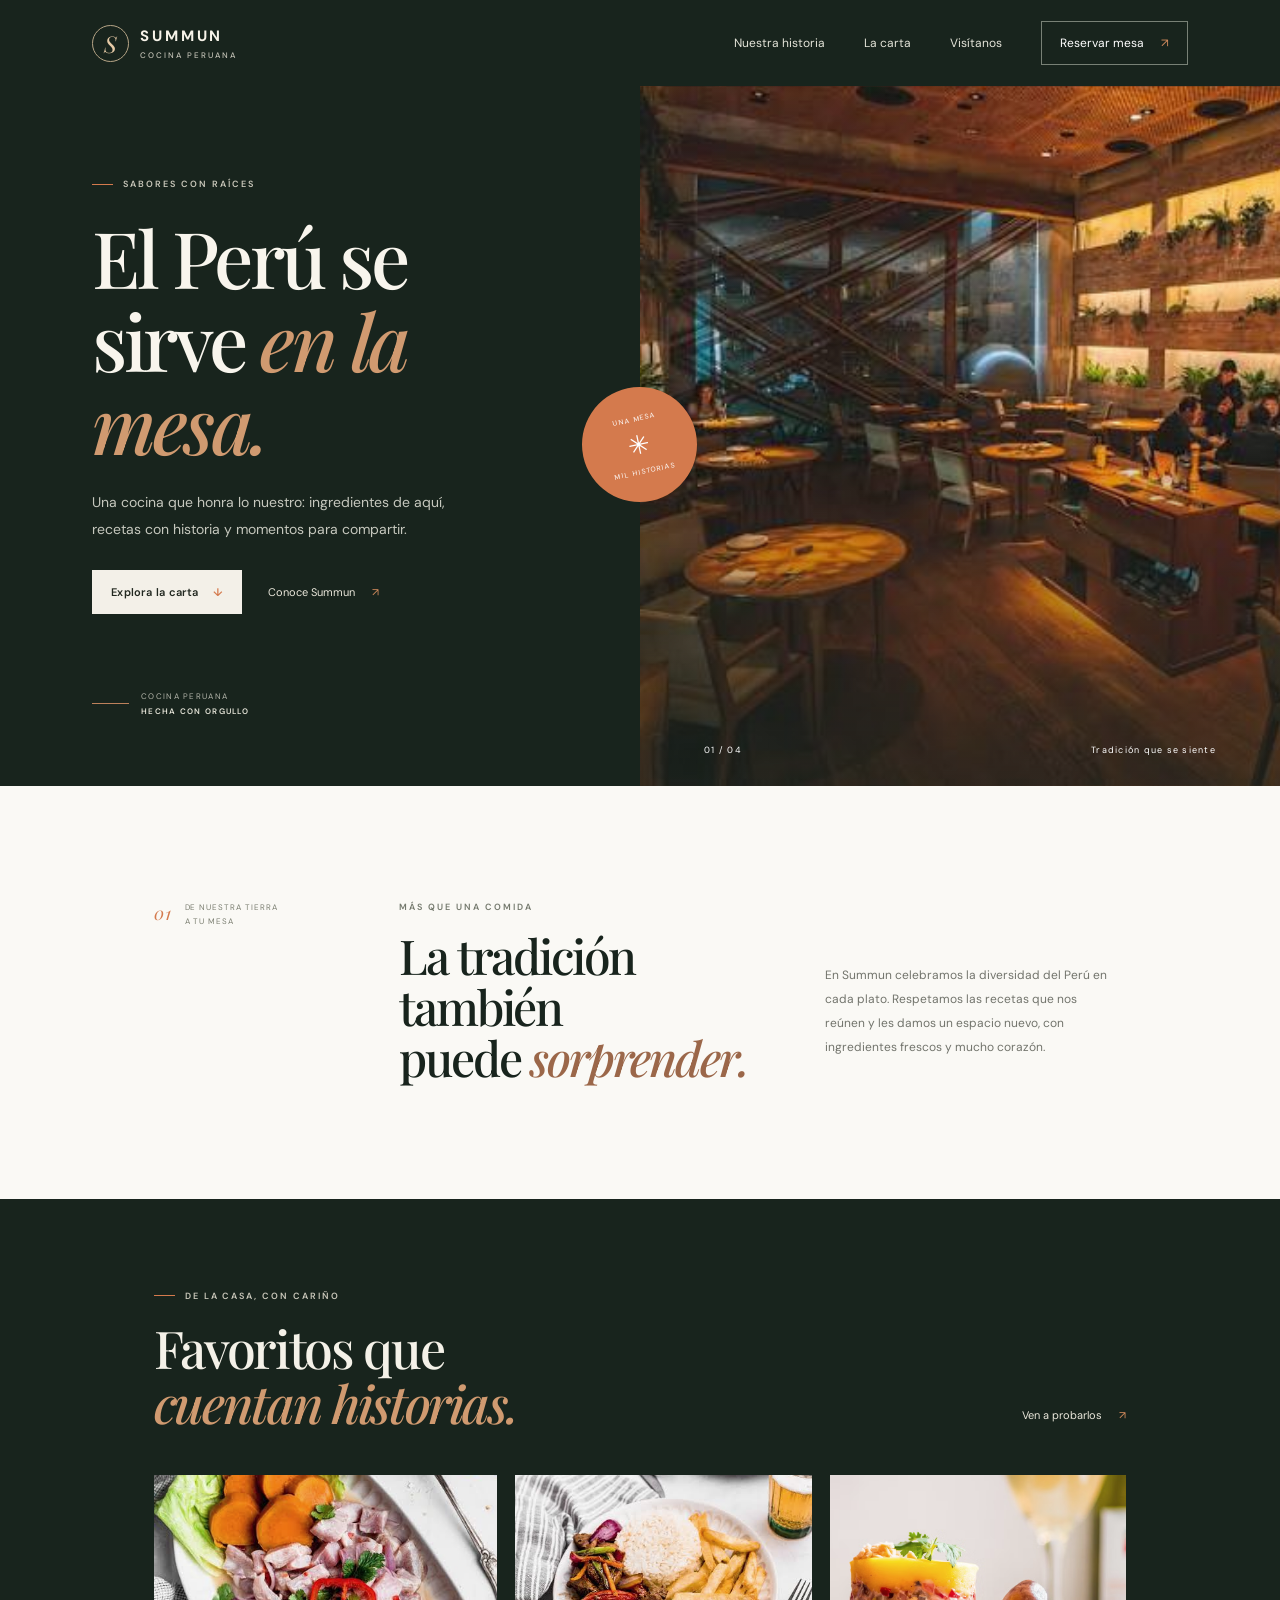
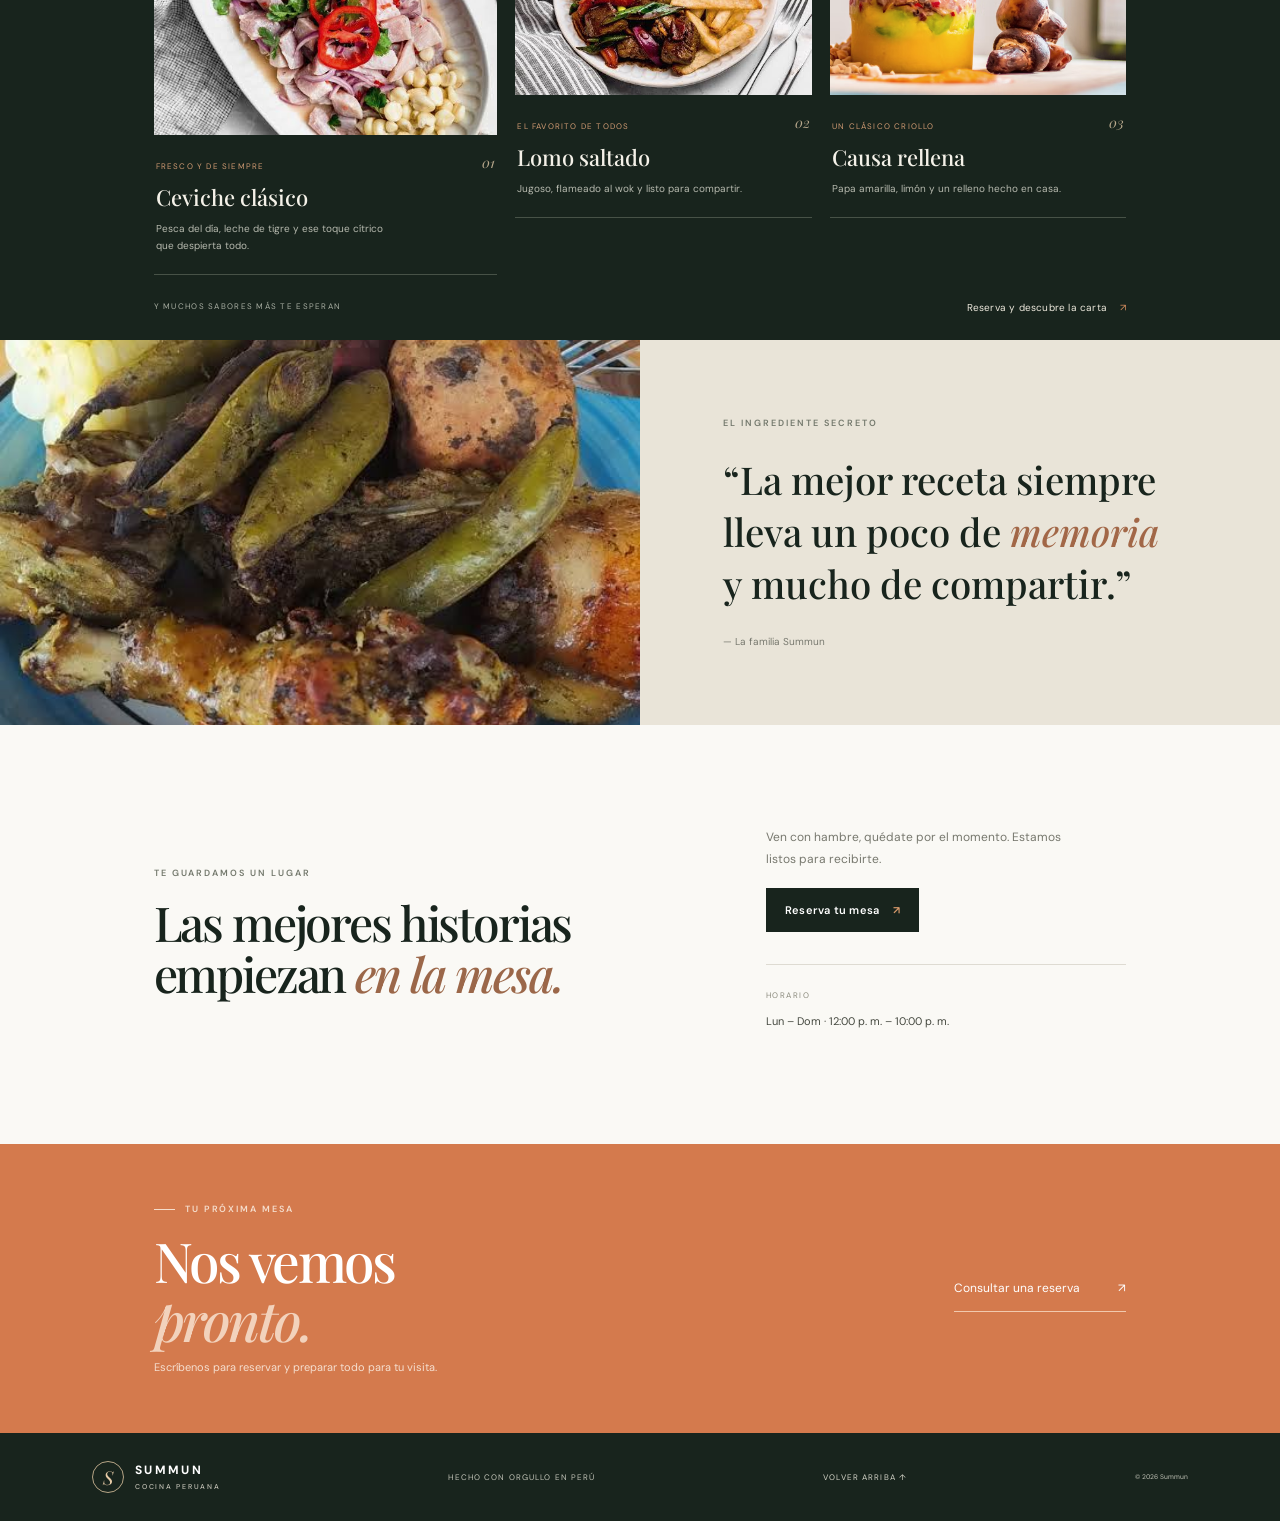
<file: index.html>
<!doctype html>
<html lang="es">

<head>
    <meta charset="utf-8">
    <meta name="viewport" content="width=device-width, initial-scale=1">

    <meta name="description"
        content="Summun: cocina peruana de tradición, ingredientes frescos y momentos para compartir.">

    <title>Summun | Cocina peruana para compartir</title>

    <link rel="preconnect" href="https://fonts.googleapis.com">
    <link rel="preconnect" href="https://fonts.gstatic.com" crossorigin>

    <link
        href="https://fonts.googleapis.com/css2?family=DM+Sans:wght@400;500;600;700&family=Playfair+Display:wght@500;600;700&display=swap"
        rel="stylesheet">

    <link rel="stylesheet" href="index.css">
</head>

<body>

    <!-- ENCABEZADO -->
    <header class="site-header">

        <a class="brand" href="#inicio">
            <span class="brand-mark">S</span>

            <span>
                SUMMUN
                <small>COCINA PERUANA</small>
            </span>
        </a>

        <button class="menu-toggle" aria-label="Abrir menú">
            <span></span>
            <span></span>
        </button>

        <nav class="main-nav">

            <a href="#historia">Nuestra historia</a>

            <a href="#carta">La carta</a>

            <a href="#visitanos">Visítanos</a>

            <a class="nav-cta" href="formulario.html">
                Reservar mesa
                <span>↗</span>
            </a>

        </nav>

    </header>


    <!-- CONTENIDO PRINCIPAL -->
    <main>

        <!-- INICIO -->
        <section class="hero" id="inicio">

            <div class="hero-copy">

                <p class="eyebrow">
                    <span></span>
                    SABORES CON RAÍCES
                </p>

                <h1>
                    El Perú se
                    <br>
                    sirve <em>en la mesa.</em>
                </h1>

                <p class="hero-text">
                    Una cocina que honra lo nuestro: ingredientes de aquí,
                    recetas con historia y momentos para compartir.
                </p>

                <div class="hero-actions">

                    <a class="button button-light" href="#carta">
                        Explora la carta
                        <span>↓</span>
                    </a>

                    <a class="text-link" href="#historia">
                        Conoce Summun
                        <span>↗</span>
                    </a>

                </div>

                <div class="hero-note">

                    <span class="note-line"></span>

                    <span>
                        COCINA PERUANA
                        <br>
                        <strong>HECHA CON ORGULLO</strong>
                    </span>

                </div>

            </div>


            <div class="hero-image">

                <div class="image-caption">
                    <span>01 / 04</span>
                    <span>Tradición que se siente</span>
                </div>

            </div>


            <div class="hero-stamp">

                <span>UNA MESA</span>

                <b>✳</b>

                <span>MIL HISTORIAS</span>

            </div>

        </section>


        <!-- HISTORIA -->
        <section class="intro section-wrap" id="historia">

            <div class="intro-kicker">

                <span class="kicker-number">01</span>

                <span>
                    DE NUESTRA TIERRA
                    <br>
                    A TU MESA
                </span>

            </div>


            <div class="intro-content">

                <p class="eyebrow dark">
                    MÁS QUE UNA COMIDA
                </p>

                <h2>
                    La tradición también
                    <br>
                    puede <em>sorprender.</em>
                </h2>

            </div>


            <p class="intro-copy">
                En Summun celebramos la diversidad del Perú en cada plato.
                Respetamos las recetas que nos reúnen y les damos un espacio
                nuevo, con ingredientes frescos y mucho corazón.
            </p>

        </section>


        <!-- CARTA -->
        <section class="menu-section" id="carta">

            <div class="section-wrap menu-heading">

                <div>

                    <p class="eyebrow">
                        <span></span>
                        DE LA CASA, CON CARIÑO
                    </p>

                    <h2>
                        Favoritos que
                        <br>
                        <em>cuentan historias.</em>
                    </h2>

                </div>

                <a class="text-link light-link" href="formulario.html">
                    Ven a probarlos
                    <span>↗</span>
                </a>

            </div>


            <div class="dish-grid">

                <!-- CEVICHE -->
                <article class="dish-card dish-featured">

                    <img src="ceviche.jpg"
                        alt="Ceviche peruano con cebolla y camote">

                    <div class="dish-info">

                        <div>

                            <span class="dish-type">
                                FRESCO Y DE SIEMPRE
                            </span>

                            <h3>Ceviche clásico</h3>

                            <p>
                                Pesca del día, leche de tigre y ese toque
                                cítrico que despierta todo.
                            </p>

                        </div>

                        <span class="dish-number">01</span>

                    </div>

                </article>


                <!-- LOMO SALTADO -->
                <article class="dish-card">

                    <img src="lomosaltado.jpg"
                        alt="Lomo saltado servido con papas y arroz">

                    <div class="dish-info">

                        <div>

                            <span class="dish-type">
                                EL FAVORITO DE TODOS
                            </span>

                            <h3>Lomo saltado</h3>

                            <p>
                                Jugoso, flameado al wok y listo para compartir.
                            </p>

                        </div>

                        <span class="dish-number">02</span>

                    </div>

                </article>


                <!-- CAUSA -->
                <article class="dish-card">

                    <img src="causarellena.avif"
                        alt="Causa rellena peruana">

                    <div class="dish-info">

                        <div>

                            <span class="dish-type">
                                UN CLÁSICO CRIOLLO
                            </span>

                            <h3>Causa rellena</h3>

                            <p>
                                Papa amarilla, limón y un relleno hecho en casa.
                            </p>

                        </div>

                        <span class="dish-number">03</span>

                    </div>

                </article>

            </div>


            <div class="menu-foot section-wrap">

                <span>
                    Y MUCHOS SABORES MÁS TE ESPERAN
                </span>

                <a href="formulario.html">
                    Reserva y descubre la carta
                    <span>↗</span>
                </a>

            </div>

        </section>


        <!-- FRASE -->
        <section class="quote-section">

            <div class="quote-image"></div>

            <div class="quote-copy">

                <p class="eyebrow dark">
                    EL INGREDIENTE SECRETO
                </p>

                <blockquote>
                    “La mejor receta siempre lleva un poco de
                    <em>memoria</em> y mucho de compartir.”
                </blockquote>

                <span class="quote-signature">
                    — La familia Summun
                </span>

            </div>

        </section>


        <!-- VISÍTANOS -->
        <section class="visit-section section-wrap" id="visitanos">

            <div>

                <p class="eyebrow dark">
                    TE GUARDAMOS UN LUGAR
                </p>

                <h2>
                    Las mejores historias
                    <br>
                    empiezan <em>en la mesa.</em>
                </h2>

            </div>


            <div class="visit-details">

                <p>
                    Ven con hambre, quédate por el momento.
                    Estamos listos para recibirte.
                </p>

                <a class="button button-dark" href="formulario.html">
                    Reserva tu mesa
                    <span>↗</span>
                </a>


                <div class="hours">

                    <span>HORARIO</span>

                    <p>
                        Lun – Dom · 12:00 p. m. – 10:00 p. m.
                    </p>

                </div>

            </div>

        </section>


        <!-- RESERVA -->
        <section class="reservation" id="reserva">

            <div class="reservation-copy">

                <p class="eyebrow">
                    <span></span>
                    TU PRÓXIMA MESA
                </p>

                <h2>
                    Nos vemos
                    <br>
                    <em>pronto.</em>
                </h2>

                <p>
                    Escríbenos para reservar y preparar todo para tu visita.
                </p>

            </div>


            <a class="reservation-link"
                href="mailto:reservas@summun.pe?subject=Reserva%20de%20mesa">

                Consultar una reserva
                <span>↗</span>

            </a>

        </section>

    </main>


    <!-- PIE DE PÁGINA -->
    <footer class="site-footer">

        <a class="brand footer-brand" href="#inicio">

            <span class="brand-mark">S</span>

            <span>
                SUMMUN
                <small>COCINA PERUANA</small>
            </span>

        </a>

        <span>
            HECHO CON ORGULLO EN PERÚ
        </span>

        <a href="#inicio">
            VOLVER ARRIBA ↑
        </a>

        <small>
            © <span id="year"></span> Summun
        </small>

    </footer>


    <script src="index.js"></script>

</body>

</html>
</file>
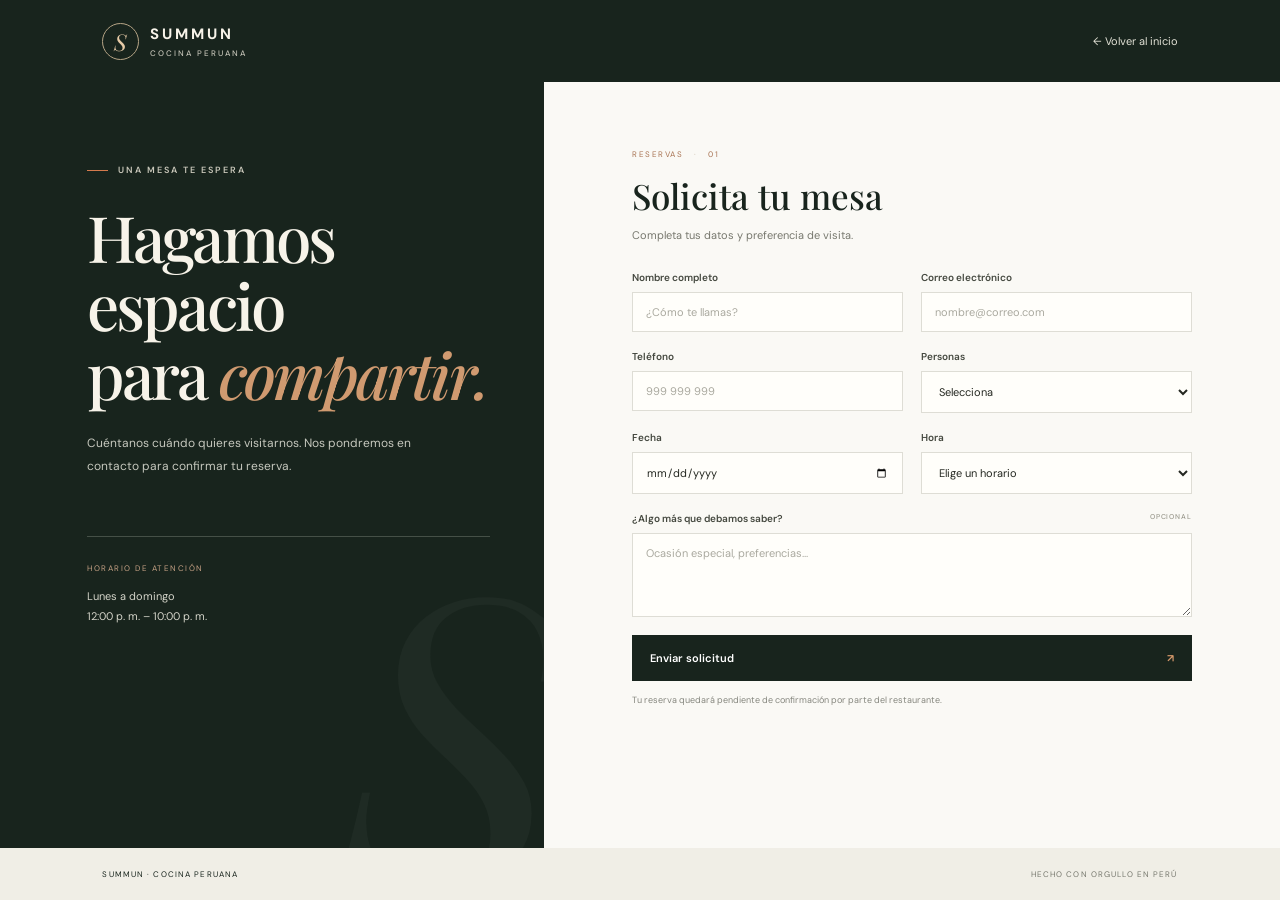
<file: formulario.html>
<!doctype html>
<html lang="es">

<head>

    <meta charset="utf-8">

    <meta name="viewport" content="width=device-width, initial-scale=1">

    <meta name="theme-color" content="#18241d">

    <meta name="description"
        content="Solicita una reserva en Summun, cocina peruana.">

    <title>Reserva tu mesa | Summun</title>

    <link rel="preconnect" href="https://fonts.googleapis.com">
    <link rel="preconnect" href="https://fonts.gstatic.com" crossorigin>

    <link
        href="https://fonts.googleapis.com/css2?family=DM+Sans:wght@400;500;600;700&family=Playfair+Display:wght@500;600;700&display=swap"
        rel="stylesheet">

    <!-- IMPORTANTE: corregido formulario.css -->
    <link rel="stylesheet" href="formulario.css">

</head>

<body>

    <header class="form-header">

        <a class="brand" href="index.html">

            <span class="brand-mark">S</span>

            <span>
                SUMMUN
                <small>COCINA PERUANA</small>
            </span>

        </a>

        <a class="back-link" href="index.html">
            ← Volver al inicio
        </a>

    </header>


    <main class="booking-layout">

        <section class="booking-intro">

            <p class="eyebrow">
                <span></span>
                UNA MESA TE ESPERA
            </p>

            <h1>
                Hagamos espacio
                <br>
                para <em>compartir.</em>
            </h1>

            <p>
                Cuéntanos cuándo quieres visitarnos.
                Nos pondremos en contacto para confirmar tu reserva.
            </p>


            <div class="booking-hours">

                <span>HORARIO DE ATENCIÓN</span>

                <p>
                    Lunes a domingo
                    <br>
                    12:00 p. m. – 10:00 p. m.
                </p>

            </div>


            <div class="booking-decoration">
                S
            </div>

        </section>


        <section class="form-panel">

            <p class="form-step">
                RESERVAS <span>·</span> 01
            </p>

            <h2>
                Solicita tu mesa
            </h2>

            <p class="form-lead">
                Completa tus datos y preferencia de visita.
            </p>


            <form id="booking-form">


                <div class="field-row">

                    <label>
                        Nombre completo

                        <input
                            name="nombre"
                            type="text"
                            placeholder="¿Cómo te llamas?"
                            required
                        >

                    </label>


                    <label>
                        Correo electrónico

                        <input
                            name="correo"
                            type="email"
                            placeholder="nombre@correo.com"
                            required
                        >

                    </label>

                </div>


                <div class="field-row">

                    <label>
                        Teléfono

                        <input
                            name="telefono"
                            type="tel"
                            placeholder="999 999 999"
                            required
                        >

                    </label>


                    <label>
                        Personas

                        <select name="personas" required>

                            <option value="" disabled selected>
                                Selecciona
                            </option>

                            <option>1 persona</option>
                            <option>2 personas</option>
                            <option>3 personas</option>
                            <option>4 personas</option>
                            <option>5 personas</option>
                            <option>6 personas</option>
                            <option>7 o más personas</option>

                        </select>

                    </label>

                </div>


                <div class="field-row">

                    <label>
                        Fecha

                        <input
                            name="fecha"
                            id="booking-date"
                            type="date"
                            required
                        >

                    </label>


                    <label>
                        Hora

                        <select name="hora" required>

                            <option value="" disabled selected>
                                Elige un horario
                            </option>

                            <option>12:00 p. m.</option>
                            <option>1:00 p. m.</option>
                            <option>2:00 p. m.</option>
                            <option>3:00 p. m.</option>
                            <option>4:00 p. m.</option>
                            <option>5:00 p. m.</option>
                            <option>6:00 p. m.</option>
                            <option>7:00 p. m.</option>
                            <option>8:00 p. m.</option>
                            <option>9:00 p. m.</option>

                        </select>

                    </label>

                </div>


                <label>

                    ¿Algo más que debamos saber?

                    <span class="optional">
                        OPCIONAL
                    </span>

                    <textarea
                        name="comentario"
                        rows="3"
                        placeholder="Ocasión especial, preferencias..."
                    ></textarea>

                </label>


                <button class="submit-button" type="submit">

                    Enviar solicitud

                    <span>↗</span>

                </button>


                <p class="form-note">
                    Tu reserva quedará pendiente de confirmación
                    por parte del restaurante.
                </p>


                <p class="form-status" id="form-status"></p>


            </form>

        </section>

    </main>


    <footer class="form-footer">

        <a href="index.html">
            SUMMUN · COCINA PERUANA
        </a>

        <span>
            HECHO CON ORGULLO EN PERÚ
        </span>

    </footer>


    <script src="formulario.js"></script>

</body>

</html>
</file>
<file: index.css>
:root{--forest:#18241d;--green:#344c3d;--cream:#f3f0e8;--paper:#faf9f5;--orange:#d47a4d;--ink:#252821;--muted:#77786e;--serif:'Playfair Display',Georgia,serif;--sans:'DM Sans',Arial,sans-serif}*{box-sizing:border-box}html{scroll-behavior:smooth}body{margin:0;background:var(--paper);color:var(--ink);font-family:var(--sans);-webkit-font-smoothing:antialiased}a{color:inherit;text-decoration:none}.site-header{height:86px;padding:0 7.2%;display:flex;align-items:center;justify-content:space-between;background:var(--forest);color:#f7f3e9;position:relative;z-index:5}.brand{display:flex;align-items:center;gap:11px;font-size:15px;letter-spacing:.19em;font-weight:700}.brand-mark{width:37px;height:37px;border:1px solid #b6a486;border-radius:50%;display:grid;place-items:center;font:italic 23px var(--serif);color:#e7cba7;letter-spacing:0}.brand small{display:block;font-size:8px;letter-spacing:.25em;font-weight:500;margin-top:4px;color:#c3c2b6}.main-nav{display:flex;align-items:center;gap:39px;font-size:12px;color:#e4e4d9}.main-nav>a:not(.nav-cta){transition:color .2s}.main-nav>a:hover{color:#e1b889}.nav-cta{padding:13px 18px;border:1px solid #788176;color:white}.nav-cta span,.text-link span,.button span{padding-left:14px;color:#d28b5d}.menu-toggle{display:none}.hero{min-height:600px;background:var(--forest);color:#f8f5ed;display:grid;grid-template-columns:1fr 1fr;position:relative;overflow:hidden}.hero-copy{padding:92px 6vw 68px 14.4%;position:relative;z-index:1}.eyebrow{font-size:9px;letter-spacing:.22em;color:#c9c7ba;font-weight:600;display:flex;align-items:center;gap:10px;margin:0 0 26px}.eyebrow>span{width:21px;height:1px;background:var(--orange);display:inline-block}.eyebrow.dark{color:#74796d}.hero h1,.section-wrap h2,.reservation h2{font:500 clamp(48px,6.1vw,82px)/1.06 var(--serif);letter-spacing:-.045em;margin:0}.hero h1 em,.section-wrap h2 em,.reservation h2 em,blockquote em{font-weight:500;color:#d09a70}.hero-text{font-size:14px;line-height:1.9;color:#c6c8be;max-width:370px;margin:25px 0 28px}.hero-actions{display:flex;align-items:center;gap:26px}.button{display:inline-flex;align-items:center;padding:15px 19px;font-size:11px;font-weight:600;letter-spacing:.02em}.button-light{background:#f3f0e8;color:#222820}.button-light span{color:var(--orange)}.text-link{font-size:11px;color:#ebe8dc}.hero-note{display:flex;align-items:center;gap:12px;margin-top:75px;font-size:8px;letter-spacing:.16em;line-height:1.8;color:#b3b5aa}.hero-note strong{font-weight:600;color:#e4e3d7}.note-line{height:1px;width:37px;background:#bd815b}.hero-image{min-height:600px;background:linear-gradient(180deg,rgba(24,36,29,.02) 45%,rgba(24,36,29,.58)),url('restaurantefoto.jpg') center/cover;position:relative}.image-caption{position:absolute;bottom:30px;right:10%;left:10%;display:flex;justify-content:space-between;color:white;font-size:9px;letter-spacing:.14em}.hero-stamp{position:absolute;width:115px;height:115px;border-radius:50%;right:calc(50% - 57px);top:43%;background:var(--orange);display:flex;align-items:center;justify-content:center;flex-direction:column;color:white;font-size:7px;letter-spacing:.14em;transform:rotate(-12deg);z-index:2}.hero-stamp b{font-size:26px;font-weight:400;margin:5px}.section-wrap{padding-left:12%;padding-right:12%}.intro{padding-top:115px;padding-bottom:116px;display:grid;grid-template-columns:.7fr 1.3fr 1fr;gap:35px;align-items:center}.intro-kicker{align-self:start;display:flex;gap:13px;color:#7a7e70;font-size:8px;line-height:1.7;letter-spacing:.12em}.kicker-number{font:italic 18px var(--serif);color:var(--orange)}.intro-content h2,.visit-section h2{font-size:48px;color:var(--forest)}.intro-content .eyebrow{margin-bottom:17px}.intro-content h2 em,.visit-section h2 em{color:#9b6749}.intro-copy{font-size:12px;line-height:2;color:#72746c;margin:38px 0 0;max-width:290px}.menu-section{background:var(--forest);color:#f4f1e8;padding-top:91px;padding-bottom:26px}.menu-heading{display:flex;justify-content:space-between;align-items:end;margin-bottom:45px}.menu-heading h2{font-size:52px}.menu-heading .eyebrow{margin-bottom:18px}.light-link{margin-bottom:8px}.dish-grid{padding:0 12%;display:grid;grid-template-columns:1.16fr 1fr 1fr;gap:18px}.dish-card{min-width:0}.dish-card img{width:100%;height:220px;object-fit:cover;display:block;filter:saturate(.86)}.dish-featured img{height:260px}.dish-info{padding:18px 2px 12px;display:flex;justify-content:space-between;gap:12px;border-bottom:1px solid #475247}.dish-type{font-size:8px;color:#cf9a72;letter-spacing:.15em}.dish-info h3{font:500 22px var(--serif);margin:8px 0}.dish-info p{font-size:10px;line-height:1.7;color:#b7baaf;max-width:230px;margin:0 0 8px}.dish-number{font:italic 14px var(--serif);color:#b9a98d}.menu-foot{display:flex;justify-content:space-between;padding-top:26px;color:#a9afa3;font-size:8px;letter-spacing:.16em}.menu-foot a{color:#eee9dd;letter-spacing:.02em;font-size:10px}.menu-foot a span{color:#d28b5d;padding-left:10px}.quote-section{display:grid;grid-template-columns:1fr 1fr;min-height:385px;background:#e9e4d8}.quote-image{background:url('pachamanca.jpg') center 55%/cover;min-height:385px}.quote-copy{padding:70px 13%;display:flex;flex-direction:column;justify-content:center}.quote-copy .eyebrow{margin-bottom:25px}.quote-copy blockquote{font:500 clamp(27px,3vw,39px)/1.35 var(--serif);color:var(--forest);margin:0 0 25px;max-width:450px}.quote-copy blockquote em{color:#a26747}.quote-signature{font-size:10px;color:#77786e}.visit-section{padding-top:102px;padding-bottom:105px;display:grid;grid-template-columns:1fr .7fr;gap:10%;align-items:center}.visit-section h2{font-size:48px}.visit-section .eyebrow{margin-bottom:18px}.visit-details>p{font-size:12px;line-height:1.8;color:#77786e;max-width:300px;margin:0 0 18px}.button-dark{background:var(--forest);color:white}.button-dark span{color:#d89a6c}.hours{border-top:1px solid #dedbd2;margin-top:32px;padding-top:17px}.hours span{font-size:8px;letter-spacing:.18em;color:#8b8b7d}.hours p{font-size:11px;color:#44483f}.reservation{background:var(--orange);color:white;padding:59px 12%;display:flex;align-items:center;justify-content:space-between}.reservation .eyebrow{color:#f5ddcc;margin-bottom:16px}.reservation .eyebrow>span{background:#f5ddcc}.reservation h2{font-size:55px}.reservation h2 em{color:#f2d2bc}.reservation-copy>p:last-child{font-size:11px;color:#f5dfd0;margin:12px 0 0}.reservation-link{border-bottom:1px solid #f1c9ae;padding:15px 0;font-size:12px;color:white}.reservation-link span{padding-left:35px}.site-footer{background:var(--forest);color:#c2c4b8;padding:28px 7.2%;display:flex;align-items:center;justify-content:space-between;font-size:8px;letter-spacing:.14em}.footer-brand{color:white;font-size:12px}.footer-brand .brand-mark{width:32px;height:32px;font-size:19px}.footer-brand small{font-size:7px}.site-footer>a:not(.brand){color:#d5d5c9}.site-footer>small{letter-spacing:0}
@media(max-width:800px){.site-header{height:72px;padding:0 6%}.main-nav{gap:18px}.main-nav>a{font-size:10px}.nav-cta{padding:11px}.hero{min-height:550px}.hero-copy{padding:78px 8% 55px 10%}.hero-image{min-height:550px}.hero h1{font-size:64px}.hero-stamp{right:calc(50% - 50px);width:100px;height:100px}.section-wrap{padding-left:8%;padding-right:8%}.intro{grid-template-columns:.5fr 1.2fr 1fr;gap:20px}.intro-content h2,.visit-section h2{font-size:40px}.dish-grid{padding:0 8%;gap:13px}.dish-card img,.dish-featured img{height:190px}.dish-info h3{font-size:19px}.quote-copy{padding:55px 10%}.visit-section{gap:6%}.site-footer{padding-left:6%;padding-right:6%}}
@media(max-width:600px){.site-header{height:68px}.menu-toggle{display:flex;width:38px;height:38px;border:1px solid #667166;background:transparent;flex-direction:column;justify-content:center;align-items:center;gap:5px}.menu-toggle span{width:16px;height:1px;background:#fff}.main-nav{display:none;position:absolute;top:68px;left:0;right:0;padding:20px 6% 25px;background:var(--forest);flex-direction:column;align-items:stretch;gap:0}.main-nav.open{display:flex}.main-nav>a:not(.nav-cta){padding:14px 0;border-bottom:1px solid #3b493f;font-size:12px}.nav-cta{text-align:center;margin-top:16px}.hero{display:flex;flex-direction:column;min-height:0}.hero-copy{padding:67px 8% 36px}.hero h1{font-size:58px}.hero-text{font-size:13px;max-width:330px}.hero-note{margin-top:42px}.hero-image{min-height:300px}.hero-stamp{right:8%;top:auto;bottom:255px;width:86px;height:86px;font-size:6px}.hero-stamp b{font-size:20px}.image-caption{bottom:19px}.intro{padding-top:72px;padding-bottom:75px;grid-template-columns:1fr 1fr;gap:20px}.intro-kicker{grid-column:1/-1;margin-bottom:10px}.intro-content h2,.visit-section h2{font-size:37px}.intro-copy{margin:0;font-size:11px}.menu-section{padding-top:67px}.menu-heading{align-items:start;flex-direction:column;gap:22px;margin-bottom:30px}.menu-heading h2{font-size:43px}.dish-grid{grid-template-columns:1fr;padding:0 8%;gap:25px}.dish-card img,.dish-featured img{height:235px}.dish-info h3{font-size:23px}.dish-info p{font-size:11px}.menu-foot{padding-top:25px;padding-bottom:5px;gap:15px;align-items:start;flex-direction:column}.quote-section{grid-template-columns:1fr}.quote-image{min-height:245px}.quote-copy{padding:44px 9% 52px}.quote-copy blockquote{font-size:31px}.visit-section{padding-top:70px;padding-bottom:75px;grid-template-columns:1fr;gap:28px}.visit-section h2{font-size:40px}.reservation{padding:44px 9%;align-items:start;flex-direction:column;gap:27px}.reservation h2{font-size:48px}.site-footer{padding:24px 7%;display:grid;grid-template-columns:1fr 1fr;gap:20px}.site-footer>span,.site-footer>a:not(.brand){justify-self:end;text-align:right}.site-footer>small{grid-column:1/-1;text-align:center}}
</file>
<file: formulario.css>
:root{--forest:#18241d;--cream:#f3f0e8;--paper:#faf9f5;--orange:#d47a4d;--ink:#252821;--muted:#77786e;--serif:'Playfair Display',Georgia,serif;--sans:'DM Sans',Arial,sans-serif}*{box-sizing:border-box}body{margin:0;min-height:100vh;background:var(--paper);color:var(--ink);font-family:var(--sans);-webkit-font-smoothing:antialiased}a{color:inherit;text-decoration:none}.form-header{height:82px;padding:0 8%;display:flex;align-items:center;justify-content:space-between;background:var(--forest);color:#f7f3e9}.brand{display:flex;align-items:center;gap:11px;font-size:15px;letter-spacing:.19em;font-weight:700}.brand-mark{width:37px;height:37px;border:1px solid #b6a486;border-radius:50%;display:grid;place-items:center;font:italic 23px var(--serif);color:#e7cba7;letter-spacing:0}.brand small{display:block;font-size:8px;letter-spacing:.25em;font-weight:500;margin-top:4px;color:#c3c2b6}.back-link{font-size:11px;color:#e2e1d6}.booking-layout{min-height:calc(100vh - 134px);display:grid;grid-template-columns:.85fr 1.15fr}.booking-intro{padding:82px 10% 60px 16%;background:var(--forest);color:#f7f3e9;position:relative;overflow:hidden}.eyebrow{font-size:9px;letter-spacing:.22em;color:#c9c7ba;font-weight:600;display:flex;align-items:center;gap:10px;margin:0 0 27px}.eyebrow>span{width:21px;height:1px;background:var(--orange)}h1{font:500 clamp(46px,5vw,69px)/1.07 var(--serif);letter-spacing:-.045em;margin:0;position:relative;z-index:1}h1 em{color:#d09a70;font-weight:500}.booking-intro>p:not(.eyebrow){font-size:12px;line-height:1.9;color:#c6c8be;max-width:350px;margin:24px 0}.booking-hours{position:relative;z-index:1;margin-top:58px;border-top:1px solid #455047;padding-top:18px}.booking-hours span,.form-step{font-size:8px;letter-spacing:.19em;color:#c5a184}.booking-hours p{font-size:11px;line-height:1.8;color:#d5d5ca}.booking-decoration{position:absolute;bottom:-138px;right:-20px;color:#ffffff08;font:italic 400px var(--serif)}.form-panel{padding:67px 12% 58px;max-width:820px;width:100%;justify-self:center}.form-step{color:#a87453;margin:0 0 13px}.form-step span{padding:0 7px;color:#c7b9a5}.form-panel h2{font:500 35px var(--serif);color:var(--forest);margin:0}.form-lead{font-size:11px;color:var(--muted);margin:9px 0 29px}.field-row{display:grid;grid-template-columns:1fr 1fr;gap:18px}.form-panel label{display:block;font-size:10px;font-weight:600;color:#44483f;margin-bottom:18px}.form-panel input,.form-panel select,.form-panel textarea{display:block;width:100%;margin-top:8px;border:1px solid #deddd5;border-radius:0;background:#fffefa;padding:12px 13px;font:400 11px var(--sans);color:var(--ink);outline:none;transition:border-color .2s}.form-panel input:focus,.form-panel select:focus,.form-panel textarea:focus{border-color:#9d785d}.form-panel input::placeholder,.form-panel textarea::placeholder{color:#aaa99f}.form-panel textarea{resize:vertical;min-height:84px}.optional{float:right;font-size:7px;letter-spacing:.12em;color:#99988c;font-weight:500}.submit-button{width:100%;display:flex;justify-content:space-between;align-items:center;border:0;background:var(--forest);color:white;padding:16px 18px;font:600 11px var(--sans);cursor:pointer}.submit-button span{color:#d89a6c}.submit-button:hover{background:#2b3c30}.form-note{font-size:9px;line-height:1.7;color:#85867e;margin:12px 0 0}.form-status{font-size:11px;line-height:1.6;color:#46604a}.form-footer{min-height:52px;padding:0 8%;display:flex;justify-content:space-between;align-items:center;background:#f0eee6;color:#77786e;font-size:8px;letter-spacing:.14em}.form-footer a{color:var(--forest)}
@media(max-width:760px){.booking-layout{grid-template-columns:1fr}.booking-intro{padding:53px 8% 38px}.booking-intro h1{font-size:53px}.booking-intro>p:not(.eyebrow){max-width:410px;margin:17px 0}.booking-hours{margin-top:25px}.booking-decoration{font-size:280px;bottom:-110px}.form-panel{padding:42px 8% 48px}.form-footer{padding:16px 7%;gap:14px;line-height:1.6}.form-footer span{text-align:right}}@media(max-width:430px){.form-header{height:70px;padding:0 6%}.brand{font-size:13px}.brand-mark{width:33px;height:33px}.back-link{font-size:10px}.field-row{grid-template-columns:1fr;gap:0}.booking-intro h1{font-size:46px}.form-panel h2{font-size:31px}.form-footer{font-size:7px}}
</file>
